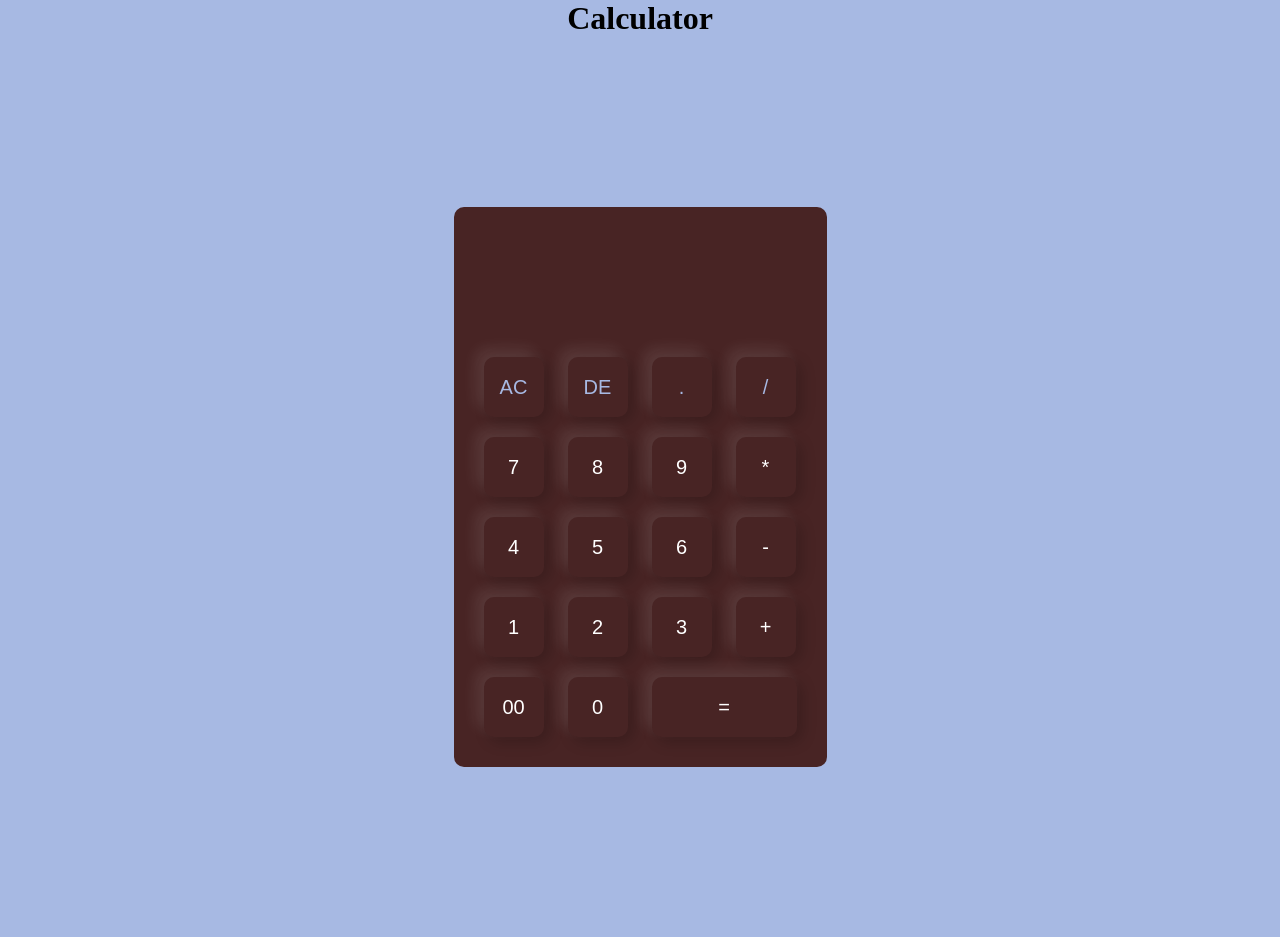
<file: index.html>
<!DOCTYPE html>
<html lang="en">
<head>
    <meta charset="UTF-8">
    <meta http-equiv="X-UA-Compatible" content="IE=edge">
    <meta name="viewport" content="width=device-width, initial-scale=1.0">
    <link rel="stylesheet" href="calculator.css">
    <title>Document</title>
</head>
<body style="background-color: #a7b9e3;">
    <h1 style="text-align: center ;">Calculator</h1>
    <div class="container">


        <div class="calculator">
            <form action="">
                <div class="display">
                    <input type="text" name="display">
                </div>
                <div>
                    <input type="button" value="AC" onclick="display.value = ' '" class="operator">
                    <input type="button" value="DE" onclick="display.value = display.value.toString().slice(0, -1)" class="operator">
                    <input type="button" value="."  onclick="display.value += '.'" class="operator">
                    <input type="button" value="/" onclick="display.value += '/'" class="operator">
                </div>
                <div>
                    <input type="button" value="7" onclick="display.value += '7'">
                    <input type="button" value="8" onclick="display.value += '8'">
                    <input type="button" value="9" onclick="display.value += '9'">
                    <input type="button" value="*" onclick="display.value += '*'">
                </div>
                <div> 
                    <input type="button" value="4" onclick="display.value += '4'">
                    <input type="button" value="5" onclick="display.value += '5'">
                    <input type="button" value="6" onclick="display.value += '6'">
                    <input type="button" value="-" onclick="display.value += '-'">
                </div>
                <div>
                    <input type="button" value="1" onclick="display.value += '1'">
                    <input type="button" value="2" onclick="display.value += '2'">
                    <input type="button" value="3" onclick="display.value += '3'">
                    <input type="button" value="+" onclick="display.value += '+'">
                </div>
                <div>
                    <input type="button" value="00" onclick="display.value += '00'">
                    <input type="button" value="0" onclick="display.value += '0'">
                    <input type="button" value="=" onclick="display.value = eval(display.value)" class="equal">
                </div>
            </form>
        </div>
    </div>




</body>
</html>
</file>
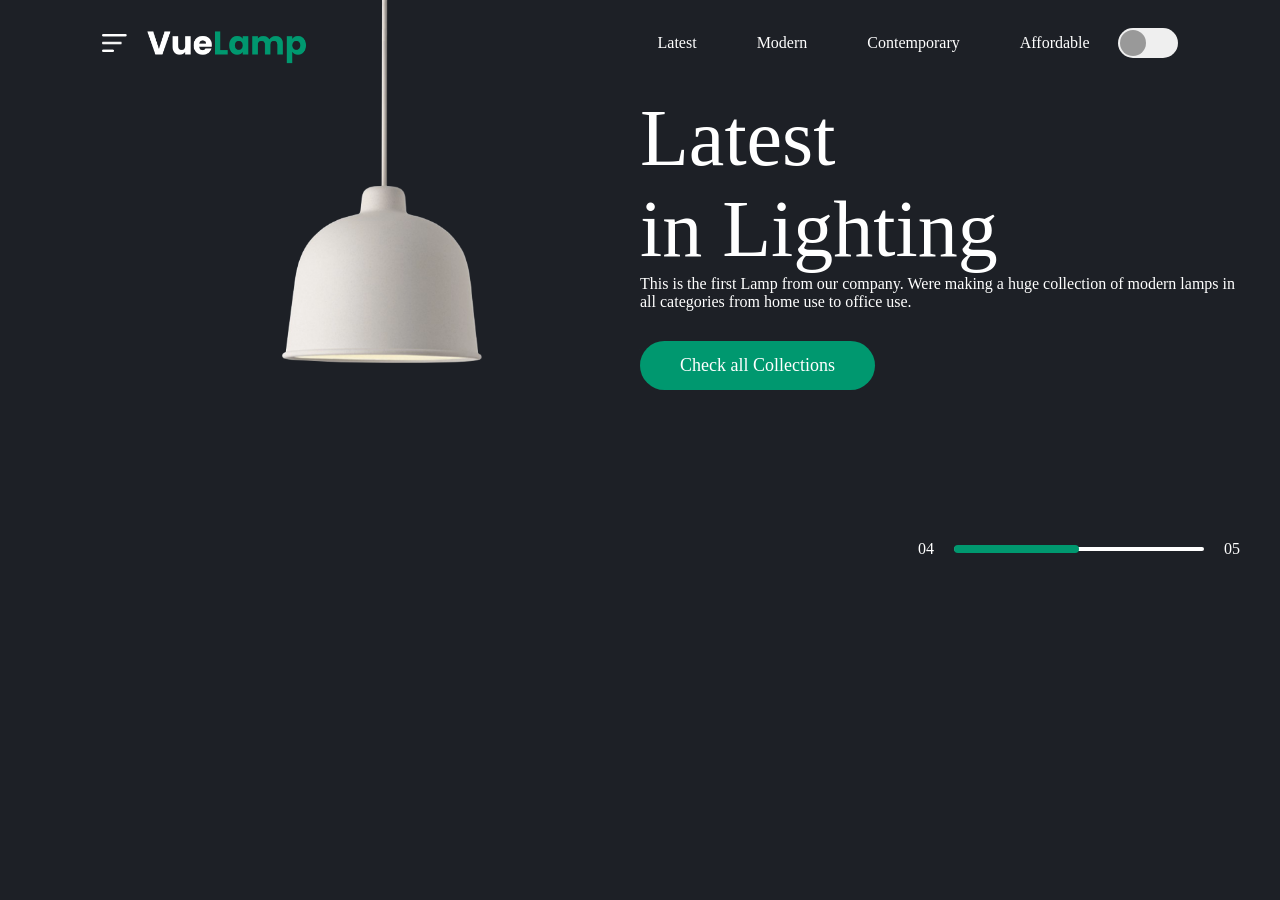
<file: play.html>
<!DOCTYPE html>
<html lang="en">
<head>
    <meta charset="UTF-8">
    <meta http-equiv="X-UA-Compatible" content="IE=edge">
    <meta name="viewport" content="width=device-width, initial-scale=1.0">
    <title>Easy Tutorial With Youtube Channel</title>
    <link rel="stylesheet" href="style.css">
</head>
<body>
    <div class="hero">
        <nav>
            <img src="images/menu.png" class="menu-img" alt="">
            <img src="images/logo.png" class="logo" alt="">
            <ul>
                <li><a href="">Latest</a></li>
                <li><a href="">Modern</a></li>
                <li><a href="">Contemporary</a></li>
                <li><a href="">Affordable</a></li>
            </ul>
            <button type="button" onclick="toggleBtn()" id="btn"> <span> </span> </button>
        </nav>


        <div class="lamp-container">
            <img src="images/lamp.png" alt="" class="lamp">
            <img src="images/light.png" alt="" class="light" id="light">
        </div>

        
        <div class="text-container">
            <h1>Latest <br> in Lighting</h1>
            <p>This is the first Lamp from our company. Were making a huge collection of modern lamps in all categories from home use to office use.</p>
            <a href="">Check all Collections</a>
            <div class="control">
                <p>04</p>
                <div class="line">
                    <span></span>
                </div>
                <p>05</p>
            </div>
        </div>
    </div>




 
    

<script>
    var btn = document.getElementById("btn");
    var light = document.getElementById("light");
    function toggleBtn(){
        btn.classList.toggle("active"); 
        light.classList.toggle("on");
    }
</script>    
</body>
</html>
</file>
<file: calculator.css>
*{
    margin: 0;
    padding: 0;
    box-sizing: border-box;
}
.container{
    width: 100%;
    height: 100vh;
    display: flex;
    justify-content: center;
    align-items: center;
}
.calculator{
    background: #482424;
    padding: 20px;
    border-radius: 10px;
}
.calculator form input{
    border: 0;
    outline: 0;
    width: 60px;
    height: 60px;
    border-radius: 10px;
    box-shadow: -8px -8px 15px rgba(255, 255, 255, 0.1), 5px 5px 15px rgba(0, 0, 0, 0.2);
    font-size: 20px;
    color: #fff;
    cursor: pointer;
    margin: 10px;
    background: transparent;
}
form .display{
    display: flex;
    justify-content: flex-end;
    margin: 20px 0;
}
form .display input{
    text-align: right;
    flex: 1;
    font-size: 45px;
    box-shadow: none;
}
form input.equal{
    width: 145px;
}
form input.operator{
    color: #a7b9e3;
}

@media only screen and (max-width: 768px) {
    .calculator form input{
      width: 50px;
  }
  form input.equal{
      width: 123px;
  }
  
  
  }
</file>
<file: style.css>
*{
    margin: 0;
    padding: 0;
    box-sizing: border-box;
}
.hero{
    background-color: #1d2026;
    min-height: 100vh;
    width: 100%;
    color: #fff;
    position: relative;
}
nav{
    display: flex;
    align-items: center;
    padding: 20px 8%;
}

nav .menu-img{
    width: 25px;
   margin-right: 20px;
   cursor: pointer;
}
nav .logo{
    width: 160px;
    cursor: pointer;
}

nav ul{
    flex: 1;
    text-align: right;
}
nav ul li{
    display: inline-block;
    list-style-type: none;
    margin: 0 28px;
}
nav ul li a{
    text-decoration: none;
    color: white;
}
button{
    background-color: #efefef;
    height: 30px;
    width: 60px;
    border-radius: 20px;
    border: 0;
    outline: 0;
    cursor: pointer;
    transition: background 0.5s;
}
button span{
    display: block;
    background: #999;
    height: 26px;
    width: 26px;
    border-radius:50%;
    margin-left: 2px;
    transition: background 0.5s, margin-left 0.5s;
}
.lamp-container{
    position: absolute;
    top: -20px;
    left: 22%;
    width: 200px;
}
.lamp{
    width: 100%;
}
.light{
    position: absolute;
    top: 97%;
    left: 50%;
    transform: translateX(-50%);
    width: 700px;
    margin-left: -10px;
    opacity: 0;
    transition: opacity 0.5s;

}
.text-container{
    max-width: 600px;
    margin-top: 7px;
    margin-left:50%;
}
.text-container h1{
    font-size: 80px;
    font-weight: 400;
}
.text-container a{
    text-decoration: none;
    background-color: #00986f;
    padding: 14px 40px;
    display: inline-block;
    color: #fff;
    font-size: 18px;
    margin-top: 30px;
    border-radius: 30px;
}
.control{
    display: flex;
    align-items: center;
    justify-content: flex-end;
    margin-top: 150px;
}
.control .line{
    width: 250px;
    height: 4px;
    background-color: #fff;
    margin: 0 20px;
    border-radius: 2px;
}
.control .line span{
    width: 50%;
    height: 8px;
    margin-top: -2px;
    border-radius: 4px;
    background-color: #00986f;
    display: block;
}
.active{
    background: green;
}
.active span{
    background: #fff;
    margin-left: 31px;
}
.on{
    opacity: 1;
}
</file>
